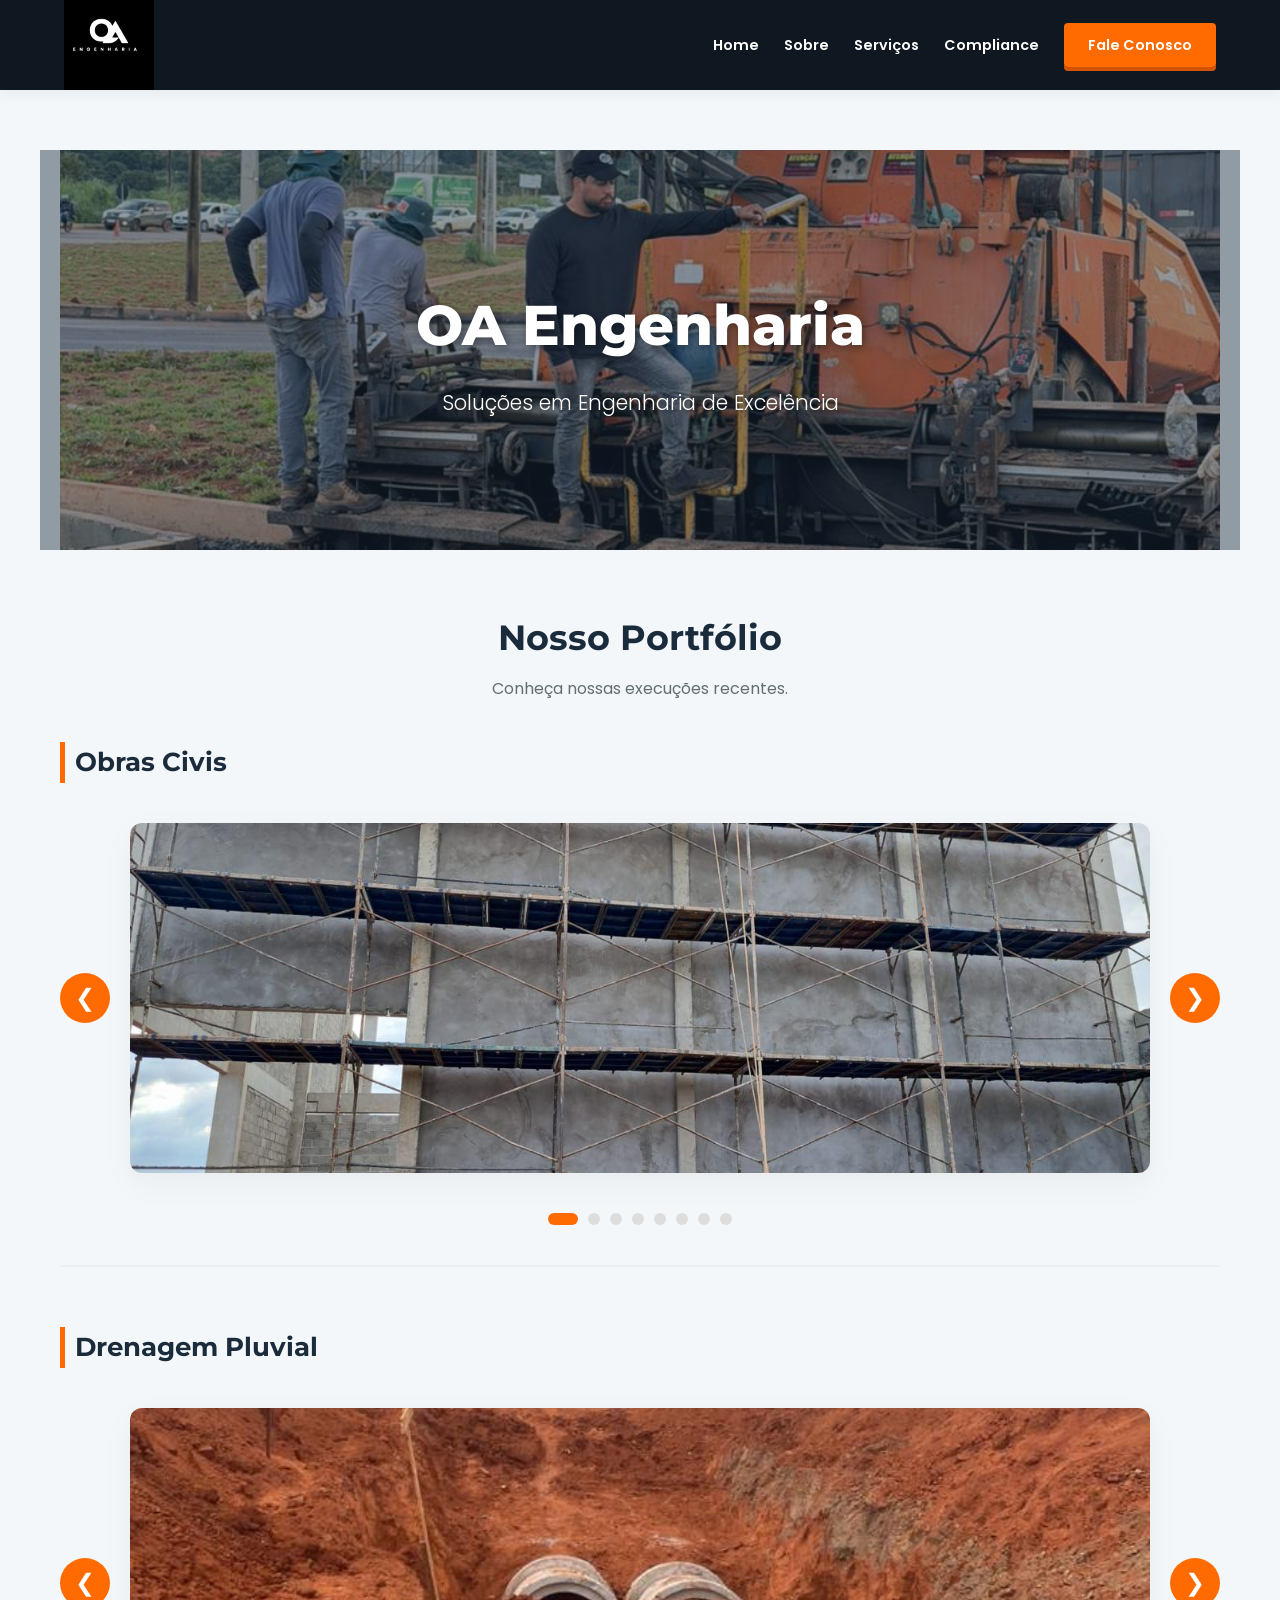
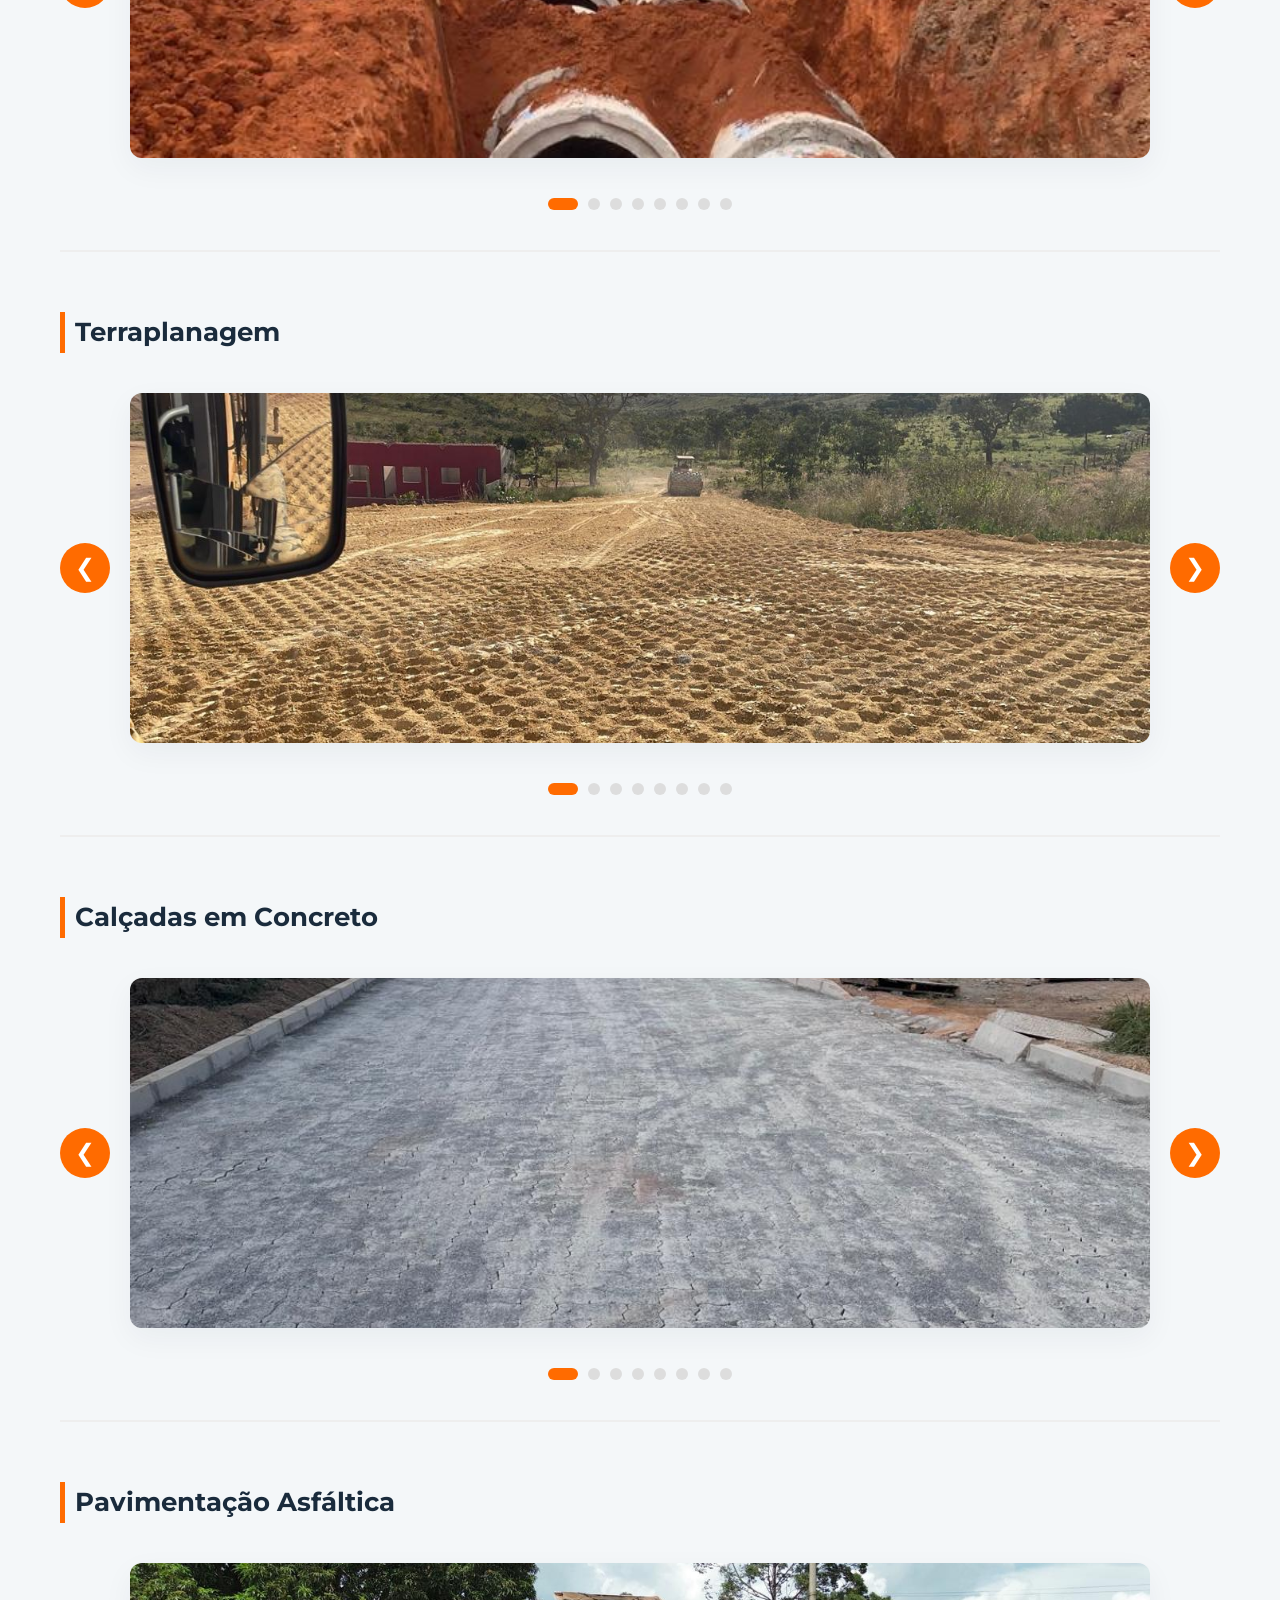
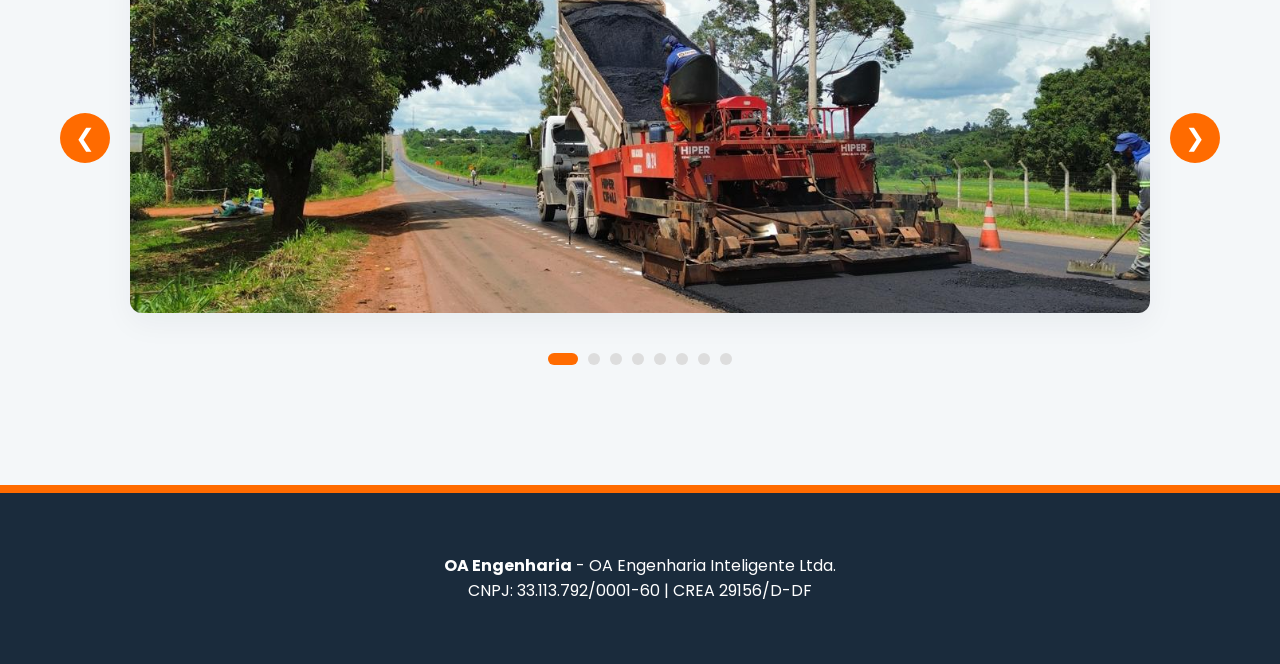
<file: index.html>
<!DOCTYPE html>
<html lang="pt-br">
<head>
  <meta charset="UTF-8">
  <meta name="viewport" content="width=device-width, initial-scale=1.0">
  <title>Portfólio de Obras Técnicas | OA Engenharia Inteligente LTDA</title>
  <link rel="stylesheet" href="css/style.css">
</head>
<body>

<header>
  <nav>
    

<div class="logo">
    <img src="img/LOGO.jpeg" alt="Logo OA">
</div>
    <ul class="nav-links">
      <li><a href="index.html">Home</a></li>
      <li><a href="sobre.html">Sobre</a></li>
      <li><a href="servicos.html">Serviços</a></li>
      <li><a href="compliance.html">Compliance</a></li>
      <li><a href="contato.html" class="cta-nav">Fale Conosco</a></li>
    </ul>

    <!-- HAMBURGUER -->
    <div class="hamburger" onclick="toggleMenu()">
      <span></span>
      <span></span>
      <span></span>
    </div>
  </nav>
</header>

<!-- BANNER -->
<section class="banner">
  <img src="img/banner.jpeg" alt="OA Engenharia">
  <div class="banner-overlay">
    <h1>OA Engenharia</h1>
    <p>Soluções em Engenharia de Excelência</p>
  </div>
</section>

<section>
  <h2>Nosso Portfólio</h2>
  <p class="section-subtitle">Conheça nossas execuções recentes.</p>

  <!-- OBRAS CIVIS -->
  <div class="portfolio-group">
    <h3 class="group-title">Obras Civis</h3>
    <div class="carousel-container">
      <button class="carousel-btn prev" onclick="moveCarousel(-1,'carousel-1')">❮</button>
      <div class="carousel-wrapper">
        <div class="carousel" id="carousel-1">
          <div class="carousel-item"><img src="img/obras-civis-01.jpeg"></div>
          <div class="carousel-item"><img src="img/obras-civis-02.jpeg"></div>
          <div class="carousel-item"><img src="img/obras-civis-03.jpeg"></div>
          <div class="carousel-item"><img src="img/obras-civis-04.jpeg"></div>
          <div class="carousel-item"><img src="img/obras-civis-05.jpeg"></div>
          <div class="carousel-item"><img src="img/obras-civis-06.jpeg"></div>
          <div class="carousel-item"><img src="img/obras-civis-07.jpeg"></div>
          <div class="carousel-item"><img src="img/obras-civis-08.jpeg"></div>
        </div>
      </div>
      <button class="carousel-btn next" onclick="moveCarousel(1,'carousel-1')">❯</button>
    </div>
    <div class="carousel-indicators" id="indicators-1"></div>
  </div>

  <!-- DRENAGEM -->
  <div class="portfolio-group">
    <h3 class="group-title">Drenagem Pluvial</h3>
    <div class="carousel-container">
      <button class="carousel-btn prev" onclick="moveCarousel(-1,'carousel-2')">❮</button>
      <div class="carousel-wrapper">
        <div class="carousel" id="carousel-2">
          <div class="carousel-item"><img src="img/drenagem-01.jpeg"></div>
          <div class="carousel-item"><img src="img/drenagem-02.jpeg"></div>
          <div class="carousel-item"><img src="img/drenagem-03.jpeg"></div>
          <div class="carousel-item"><img src="img/drenagem-04.jpeg"></div>
          <div class="carousel-item"><img src="img/drenagem-05.jpeg"></div>
          <div class="carousel-item"><img src="img/drenagem-06.jpeg"></div>
          <div class="carousel-item"><img src="img/drenagem-07.jpeg"></div>
          <div class="carousel-item"><img src="img/drenagem-08.jpeg"></div>
        </div>
      </div>
      <button class="carousel-btn next" onclick="moveCarousel(1,'carousel-2')">❯</button>
    </div>
    <div class="carousel-indicators" id="indicators-2"></div>
  </div>

  <!-- TERRAPLANAGEM -->
  <div class="portfolio-group">
    <h3 class="group-title">Terraplanagem</h3>
    <div class="carousel-container">
      <button class="carousel-btn prev" onclick="moveCarousel(-1,'carousel-3')">❮</button>
      <div class="carousel-wrapper">
        <div class="carousel" id="carousel-3">
          <div class="carousel-item"><img src="img/terraplanagem-01.jpeg"></div>
          <div class="carousel-item"><img src="img/terraplanagem-02.jpeg"></div>
          <div class="carousel-item"><img src="img/terraplanagem-03.jpeg"></div>
          <div class="carousel-item"><img src="img/terraplanagem-04.jpeg"></div>
          <div class="carousel-item"><img src="img/terraplanagem-05.jpeg"></div>
          <div class="carousel-item"><img src="img/terraplanagem-06.jpeg"></div>
          <div class="carousel-item"><img src="img/terraplanagem-07.jpeg"></div>
          <div class="carousel-item"><img src="img/terraplanagem-08.jpeg"></div>
        </div>
      </div>
      <button class="carousel-btn next" onclick="moveCarousel(1,'carousel-3')">❯</button>
    </div>
    <div class="carousel-indicators" id="indicators-3"></div>
  </div>

  <!-- CALÇADAS -->
  <div class="portfolio-group">
    <h3 class="group-title">Calçadas em Concreto</h3>
    <div class="carousel-container">
      <button class="carousel-btn prev" onclick="moveCarousel(-1,'carousel-4')">❮</button>
      <div class="carousel-wrapper">
        <div class="carousel" id="carousel-4">
          <div class="carousel-item"><img src="img/calcadas-01.jpeg"></div>
          <div class="carousel-item"><img src="img/calcadas-02.jpeg"></div>
          <div class="carousel-item"><img src="img/calcadas-03.jpeg"></div>
          <div class="carousel-item"><img src="img/calcadas-04.jpeg"></div>
          <div class="carousel-item"><img src="img/calcadas-05.jpeg"></div>
          <div class="carousel-item"><img src="img/calcadas-06.jpeg"></div>
          <div class="carousel-item"><img src="img/calcadas-07.jpeg"></div>
          <div class="carousel-item"><img src="img/calcadas-08.jpeg"></div>
        </div>
      </div>
      <button class="carousel-btn next" onclick="moveCarousel(1,'carousel-4')">❯</button>
    </div>
    <div class="carousel-indicators" id="indicators-4"></div>
  </div>

  <!-- ASFALTO -->
  <div class="portfolio-group">
    <h3 class="group-title">Pavimentação Asfáltica</h3>
    <div class="carousel-container">
      <button class="carousel-btn prev" onclick="moveCarousel(-1,'carousel-5')">❮</button>
      <div class="carousel-wrapper">
        <div class="carousel" id="carousel-5">
          <div class="carousel-item"><img src="img/asfalto-01.jpeg"></div>
          <div class="carousel-item"><img src="img/asfalto-02.jpeg"></div>
          <div class="carousel-item"><img src="img/asfalto-03.jpeg"></div>
          <div class="carousel-item"><img src="img/asfalto-04.jpeg"></div>
          <div class="carousel-item"><img src="img/asfalto-05.jpeg"></div>
          <div class="carousel-item"><img src="img/asfalto-06.jpeg"></div>
          <div class="carousel-item"><img src="img/asfalto-07.jpeg"></div>,.mkpç0lo9kp0kp0o9
          <div class="carousel-item"><img src="img/asfalto-08.jpeg"></div>.;,.; ,.
        </div>
      </div>
      <button class="carousel-btn next" onclick="moveCarousel(1,'carousel-5')">❯</button>
    </div>
    <div class="carousel-indicators" id="indicators-5"></div>
  </div>
</section>

<footer>
  <p><strong>OA Engenharia</strong> - OA Engenharia Inteligente Ltda.</p>
  <p>CNPJ: 33.113.792/0001-60 | CREA 29156/D-DF</p>
</footer>

<script src="js/carousel.js"></script>

<script>
  function toggleMenu() {
    document.querySelector('.nav-links').classList.toggle('active');
  }
</script>

</body>
</html>
</file>
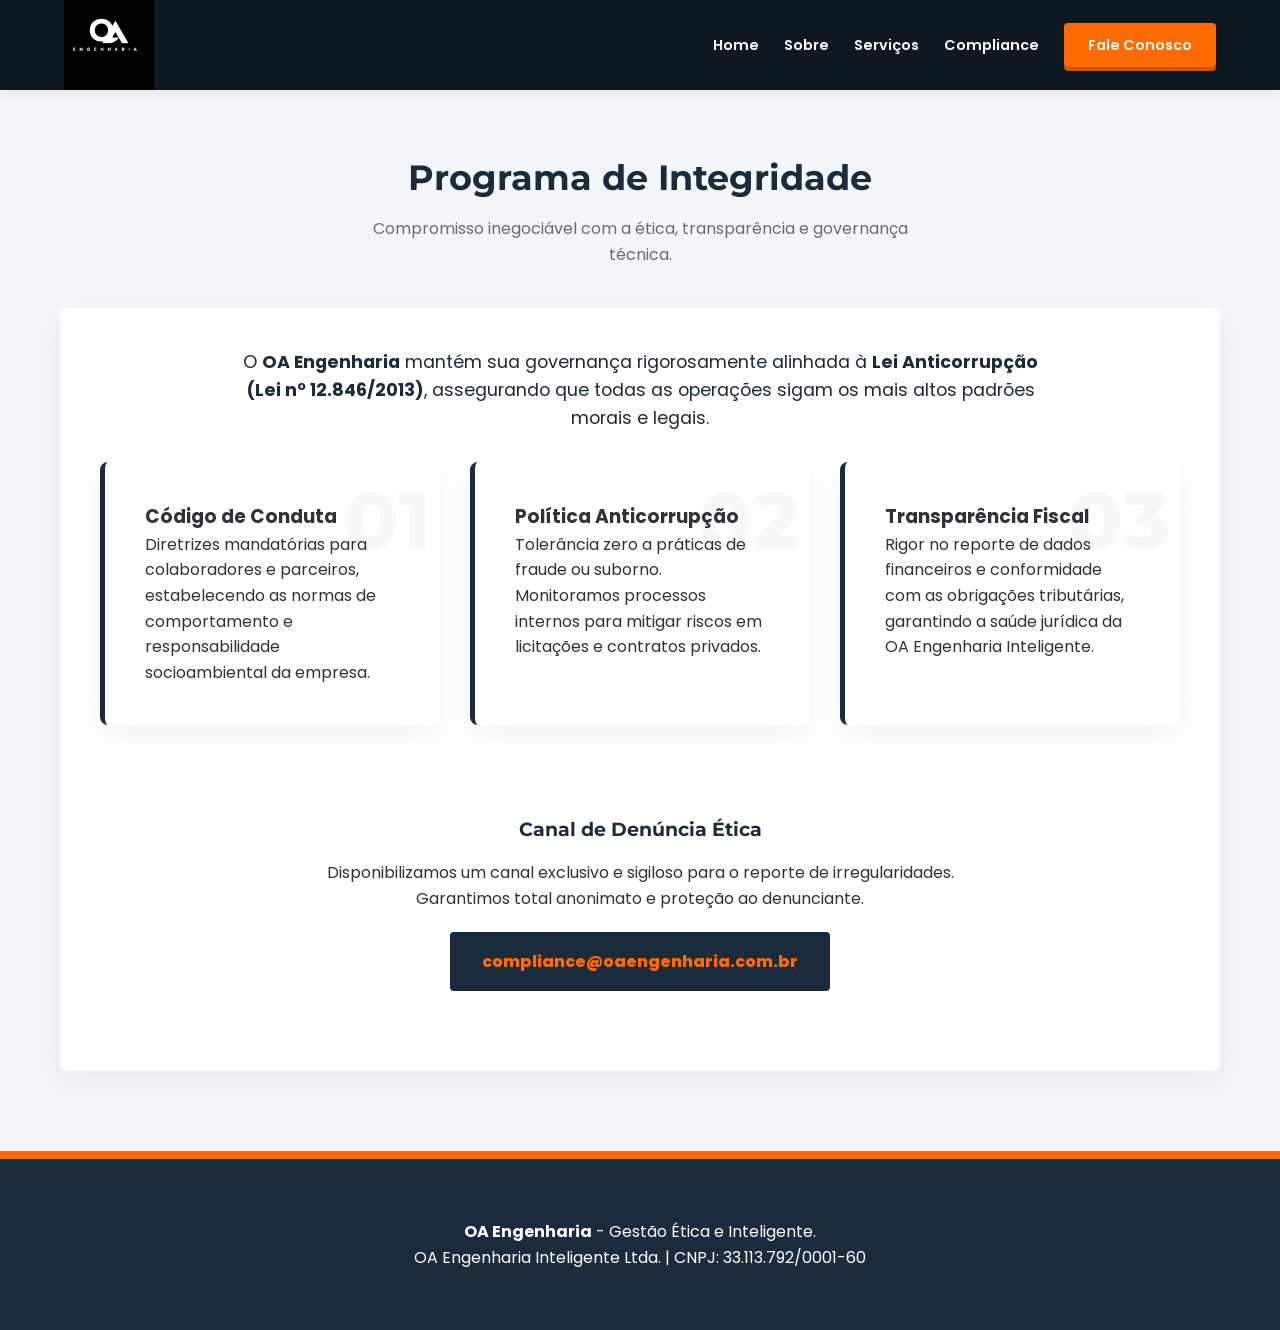
<file: compliance.html>
<!DOCTYPE html>
<html lang="pt-br">
<head>
    <meta charset="UTF-8">
    <meta name="viewport" content="width=device-width, initial-scale=1.0">
    <title>Compliance | OA Engenharia</title>
    <link rel="stylesheet" href="css/style.css">
</head>
<body>

<header>
    <nav>
        <div class="logo">
            <img src="img/LOGO.jpeg" alt="Logo OA">
        </div>
        <div class="hamburger" onclick="toggleMenu()">
            <span></span><span></span><span></span>
        </div>
        <ul class="nav-links" id="menu">
            <li><a href="index.html">Home</a></li>
            <li><a href="sobre.html">Sobre</a></li>
            <li><a href="servicos.html">Serviços</a></li>
            <li><a href="compliance.html">Compliance</a></li>
             <li><a href="contato.html" class="cta-nav">Fale Conosco</a></li>
        </ul>
    </nav>
</header>

<section>
    <h2>Programa de Integridade</h2>
    <p class="section-subtitle">Compromisso inegociável com a ética, transparência e governança técnica.</p>

    <div class="info-box">
        <p style="font-size: 1.1rem; color: var(--primary); margin-bottom: 30px; text-align: center; max-width: 800px; margin-left: auto; margin-right: auto;">
            O <strong>OA Engenharia</strong> mantém sua governança rigorosamente alinhada à <strong>Lei Anticorrupção (Lei nº 12.846/2013)</strong>, assegurando que todas as operações sigam os mais altos padrões morais e legais.
        </p>

        <div class="grid-servicos">
            <div class="card-servico">
                <div class="servico-number">01</div>
                <h3>Código de Conduta</h3>
                <p>Diretrizes mandatórias para colaboradores e parceiros, estabelecendo as normas de comportamento e responsabilidade socioambiental da empresa.</p>
            </div>

            <div class="card-servico">
                <div class="servico-number">02</div>
                <h3>Política Anticorrupção</h3>
                <p>Tolerância zero a práticas de fraude ou suborno. Monitoramos processos internos para mitigar riscos em licitações e contratos privados.</p>
            </div>

            <div class="card-servico">
                <div class="servico-number">03</div>
                <h3>Transparência Fiscal</h3>
                <p>Rigor no reporte de dados financeiros e conformidade com as obrigações tributárias, garantindo a saúde jurídica da OA Engenharia Inteligente.</p>
            </div>
        </div>

        <div class="tech-info" style="margin-top: 50px; padding: 40px; text-align: center;">
            <h3 style="color: var(--primary); font-family: Montserrat; margin-bottom: 15px;">Canal de Denúncia Ética</h3>
            <p style="max-width: 700px; margin: 0 auto 20px;">
                Disponibilizamos um canal exclusivo e sigiloso para o reporte de irregularidades. Garantimos total anonimato e proteção ao denunciante.
            </p>
            <a href="mailto:compliance@oaengenharia.com.br" 
               style="display: inline-block; background: var(--primary); color: var(--secondary); padding: 15px 30px; border-radius: 4px; text-decoration: none; font-weight: 800; border: 2px solid var(--primary); transition: var(--transition);">
                compliance@oaengenharia.com.br
            </a>
        </div>
    </div>
</section>

<footer>
    <div class="footer-content">
        <p><strong>OA Engenharia</strong> - Gestão Ética e Inteligente.</p>
        <p>OA Engenharia Inteligente Ltda. | CNPJ: 33.113.792/0001-60</p>
    </div>
</footer>

<script>
    function toggleMenu() {
        document.getElementById('menu').classList.toggle('active');
    }
</script>

</body>
</html>
</file>
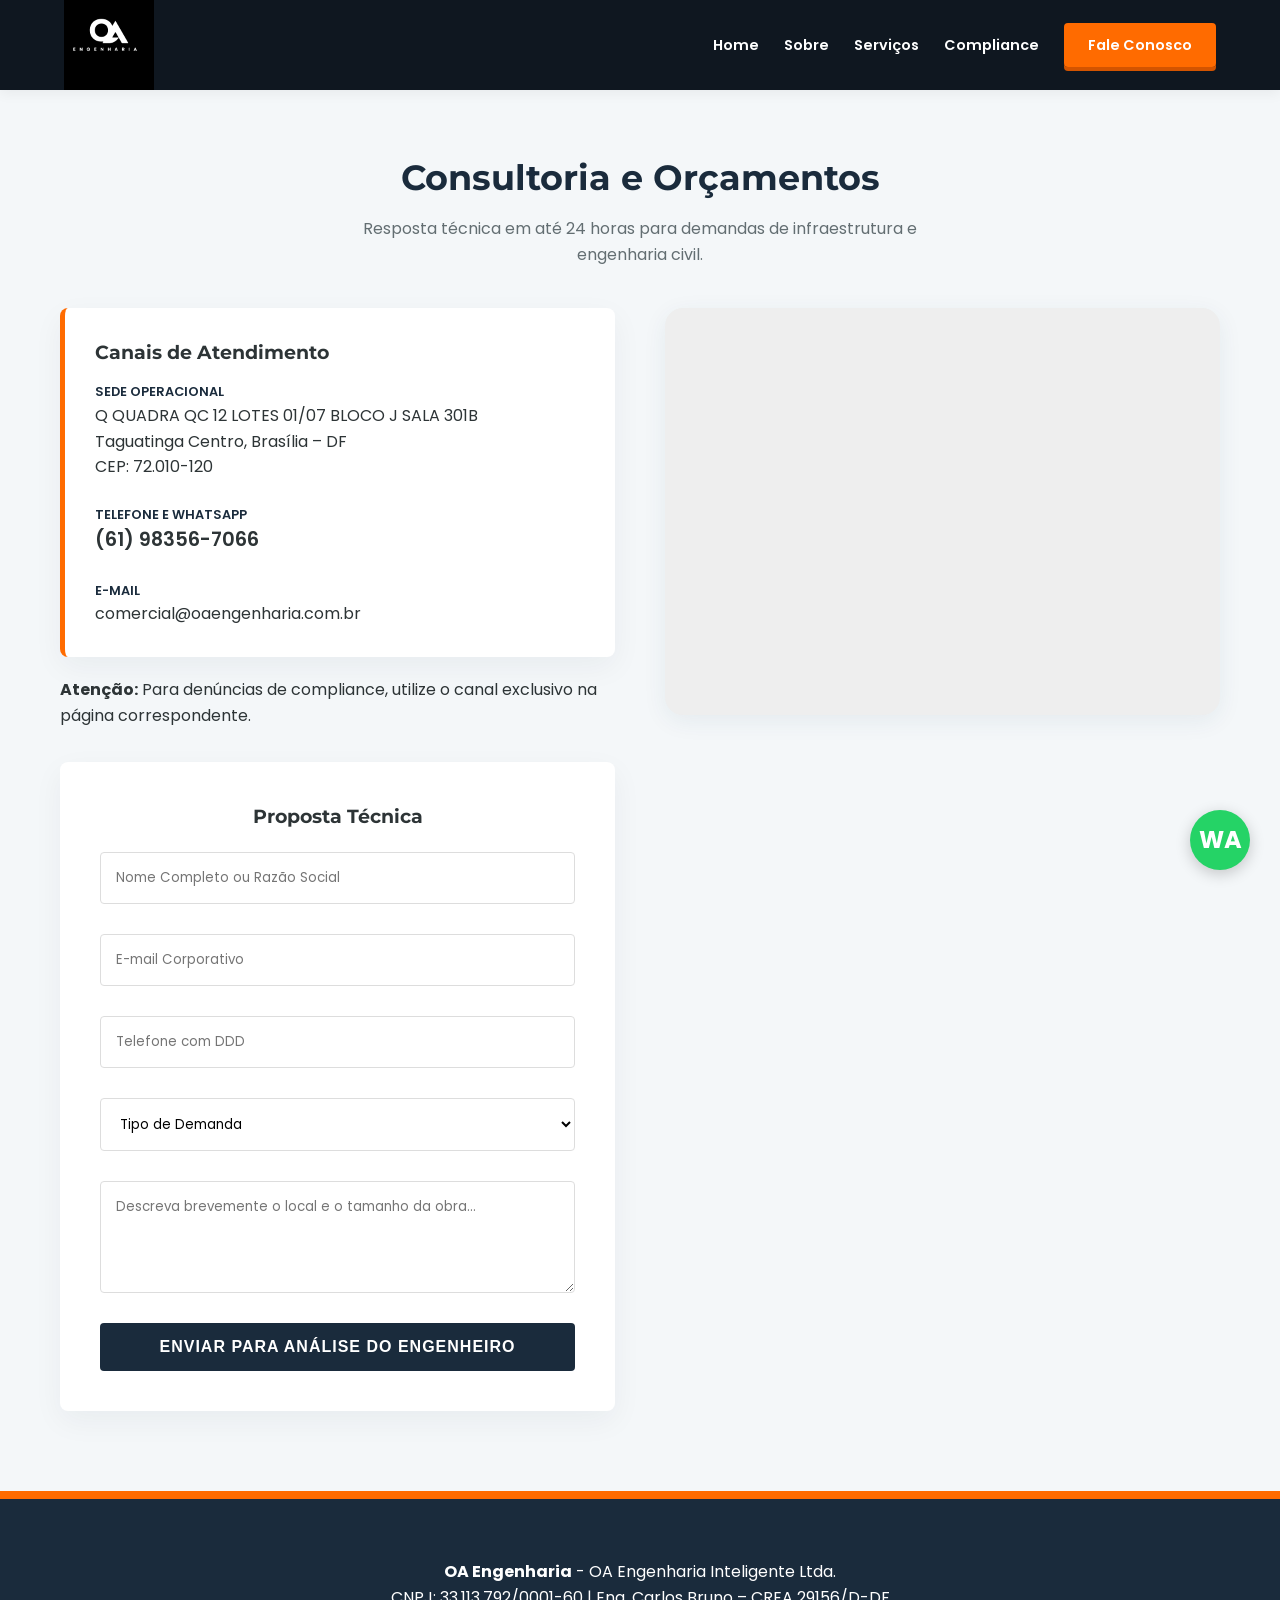
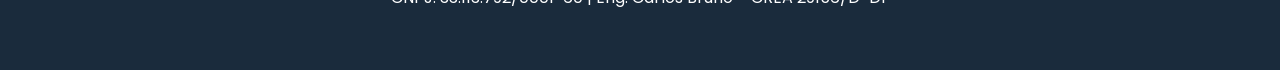
<file: contato.html>
<!DOCTYPE html>
<html lang="pt-br">
<head>
    <meta charset="UTF-8">
    <meta name="viewport" content="width=device-width, initial-scale=1.0">
    <title>Contato | OA Engenharia</title>
    <link rel="stylesheet" href="css/style.css">
    <style>
        .contato-grid {
            display: grid;
            grid-template-columns: 1fr 1fr;
            gap: 50px;
            align-items: start;
            margin-bottom: 60px;
        }
        .map-box {
            border-radius: 18px;
            overflow: hidden;
            box-shadow: 0 6px 24px rgba(33,67,101,0.07);
            min-height: 400px;
            background: #eee;
        }
        @media (max-width: 900px) {
            .contato-grid{
                grid-template-columns: 1fr;
                gap: 40px;
            }
            .map-box { min-height: 300px; }
        }
    </style>
</head>
<body>
  
<header>
    <nav>
        <div class="logo">
            <img src="img/LOGO.jpeg" alt="Logo OA">
        </div>
        <div class="hamburger" onclick="toggleMenu()">
            <span></span><span></span><span></span>
        </div>
        <ul class="nav-links" id="menu">
            <li><a href="index.html">Home</a></li>
            <li><a href="sobre.html">Sobre</a></li>
            <li><a href="servicos.html">Serviços</a></li>
            <li><a href="compliance.html">Compliance</a></li>
                 <li><a href="contato.html" class="cta-nav">Fale Conosco</a></li>
        </ul>
    </nav>
</header>
  
<section>
    <h2>Consultoria e Orçamentos</h2>
    <p class="section-subtitle">Resposta técnica em até 24 horas para demandas de infraestrutura e engenharia civil.</p>
  <div class="contato-grid">
        <div>
            <div class="info-box" style="padding: 30px; margin-bottom: 20px; border-left: 5px solid var(--secondary);">
                <h3 style="margin-bottom: 15px; font-family: Montserrat;">Canais de Atendimento</h3>
                <div style="margin-bottom: 25px;">
                    <span style="display: block; font-weight: 600; color: var(--primary); font-size: 0.8rem; text-transform: uppercase;">Sede Operacional</span>
                    <p>Q QUADRA QC 12 LOTES 01/07 BLOCO J SALA 301B<br>Taguatinga Centro, Brasília – DF<br>CEP: 72.010-120</p>
                </div>
                <div style="margin-bottom: 25px;">
                    <span style="display: block; font-weight: 600; color: var(--primary); font-size: 0.8rem; text-transform: uppercase;">Telefone e WhatsApp</span>
                    <p style="font-size: 1.2rem; font-weight: 600;">(61) 98356-7066</p>
                </div>
                <div>
                    <span style="display: block; font-weight: 600; color: var(--primary); font-size: 0.8rem; text-transform: uppercase;">E-mail</span>
                    <p>comercial@oaengenharia.com.br</p>
                </div>
            </div>
            <div class="tech-info">
                <p><strong>Atenção:</strong> Para denúncias de compliance, utilize o canal exclusivo na página correspondente.</p>
            </div>
            <div class="info-box" style="padding: 40px; margin-top:34px;">
                <h3 style="margin-bottom: 20px; font-family: Montserrat; text-align: center;">Proposta Técnica</h3>
                <form action="#" method="POST">
                    <input type="text" placeholder="Nome Completo ou Razão Social" required style="margin-bottom: 15px;">
                    <input type="email" placeholder="E-mail Corporativo" required style="margin-bottom: 15px;">
                    <input type="tel" placeholder="Telefone com DDD" required style="margin-bottom: 15px;">
                    <select style="width: 100%; padding: 15px; border: 1px solid #ddd; border-radius: 4px; margin-bottom: 15px; font-family: inherit; background: white;">
                        <option value="" disabled selected>Tipo de Demanda</option>
                        <option value="pavimentacao">Pavimentação Asfáltica</option>
                        <option value="drenagem">Drenagem Pluvial</option>
                        <option value="terraplenagem">Terraplenagem</option>
                        <option value="outros">Outros Projetos Civis</option>
                    </select>
                    <textarea placeholder="Descreva brevemente o local e o tamanho da obra..." rows="4" required style="margin-bottom: 15px;"></textarea>
                    <button type="submit" class="submit" style="width: 100%; font-size: 1rem; letter-spacing: 1px;">
                        ENVIAR PARA ANÁLISE DO ENGENHEIRO
                    </button>
                </form>
            </div>
        </div>
        <div class="map-box">
            <iframe
                title="Mapa OA Engenharia"
                width="100%"
                height="100%"
                frameborder="0"
                style="border:0; min-height:400px;"
                src="https://www.google.com/maps?q=Q+QUADRA+QC+12+LOTES+01%2F07+BLOCO+J+SALA+301B%2C+Taguatinga+Centro,+Brasilia,+DF&output=embed"
                allowfullscreen>
            </iframe>
        </div>
    </div>
</section>
  
<a href="https://wa.me/5561983567066" target="_blank" style="position: fixed; bottom: 30px; right: 30px; background: #25D366; color: white; width: 60px; height: 60px; border-radius: 50%; display: flex; align-items: center; justify-content: center; box-shadow: 0 4px 15px rgba(0,0,0,0.2); z-index: 1000; text-decoration: none; font-size: 1.5rem;">
    <span style="font-weight: bold;">WA</span>
</a>
  
<footer>
    <div class="footer-content">
        <p><strong>OA Engenharia</strong> - OA Engenharia Inteligente Ltda.</p>
        <p>CNPJ: 33.113.792/0001-60 | Eng. Carlos Bruno – CREA 29156/D-DF</p>
    </div>
</footer>
  
<script>
    function toggleMenu() { document.getElementById('menu').classList.toggle('active'); }
</script>
  
</body>
</html>
</file>
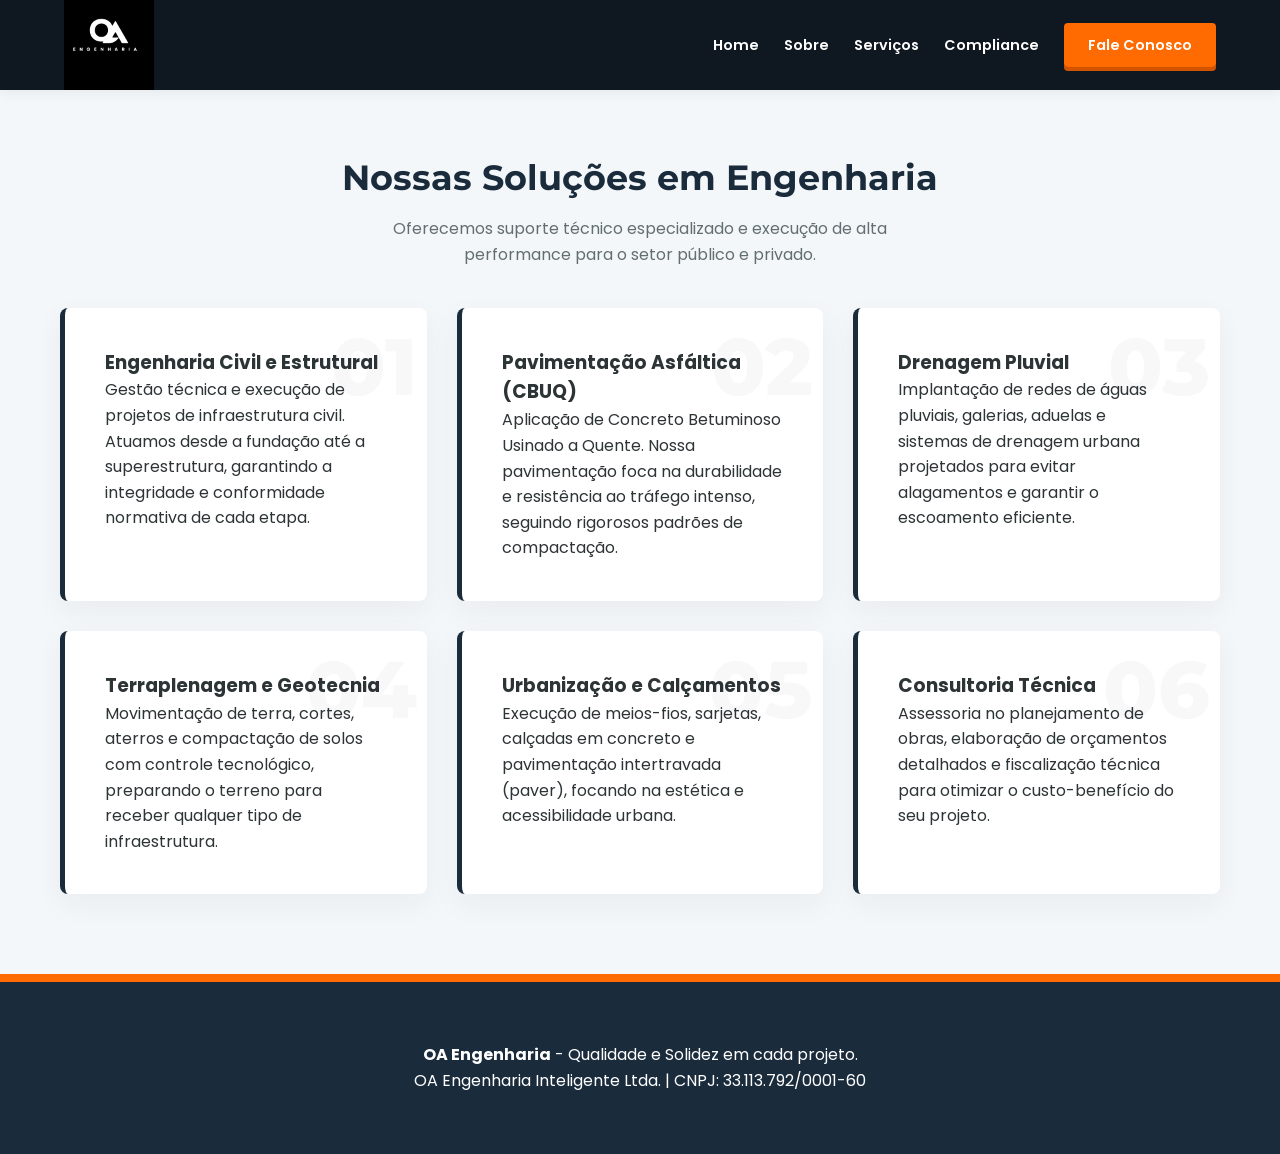
<file: servicos.html>
<!DOCTYPE html>
<html lang="pt-br">
<head>
    <meta charset="UTF-8">
    <meta name="viewport" content="width=device-width, initial-scale=1.0">
    <title>Serviços | OA Engenharia</title>
    <link rel="stylesheet" href="css/style.css">
</head>
<body>

<header>
    <nav>
        <div class="logo">
            <img src="img/LOGO.jpeg" alt="Logo OA">
        </div>
        <div class="hamburger" onclick="toggleMenu()">
            <span></span><span></span><span></span>
        </div>
        <ul class="nav-links" id="menu">
            <li><a href="index.html">Home</a></li>
            <li><a href="sobre.html">Sobre</a></li>
            <li><a href="servicos.html">Serviços</a></li>
            <li><a href="compliance.html">Compliance</a></li>
                 <li><a href="contato.html" class="cta-nav">Fale Conosco</a></li>
        </ul>
    </nav>
</header>

<section>
    <h2>Nossas Soluções em Engenharia</h2>
    <p class="section-subtitle">Oferecemos suporte técnico especializado e execução de alta performance para o setor público e privado.</p>
    
    <div class="grid-servicos">
        <div class="card-servico">
            <div class="servico-number">01</div>
            <h3>Engenharia Civil e Estrutural</h3>
            <p>Gestão técnica e execução de projetos de infraestrutura civil. Atuamos desde a fundação até a superestrutura, garantindo a integridade e conformidade normativa de cada etapa.</p>
        </div>

        <div class="card-servico">
            <div class="servico-number">02</div>
            <h3>Pavimentação Asfáltica (CBUQ)</h3>
            <p>Aplicação de Concreto Betuminoso Usinado a Quente. Nossa pavimentação foca na durabilidade e resistência ao tráfego intenso, seguindo rigorosos padrões de compactação.</p>
        </div>

        <div class="card-servico">
            <div class="servico-number">03</div>
            <h3>Drenagem Pluvial</h3>
            <p>Implantação de redes de águas pluviais, galerias, aduelas e sistemas de drenagem urbana projetados para evitar alagamentos e garantir o escoamento eficiente.</p>
        </div>

        <div class="card-servico">
            <div class="servico-number">04</div>
            <h3>Terraplenagem e Geotecnia</h3>
            <p>Movimentação de terra, cortes, aterros e compactação de solos com controle tecnológico, preparando o terreno para receber qualquer tipo de infraestrutura.</p>
        </div>

        <div class="card-servico">
            <div class="servico-number">05</div>
            <h3>Urbanização e Calçamentos</h3>
            <p>Execução de meios-fios, sarjetas, calçadas em concreto e pavimentação intertravada (paver), focando na estética e acessibilidade urbana.</p>
        </div>

        <div class="card-servico">
            <div class="servico-number">06</div>
            <h3>Consultoria Técnica</h3>
            <p>Assessoria no planejamento de obras, elaboração de orçamentos detalhados e fiscalização técnica para otimizar o custo-benefício do seu projeto.</p>
        </div>
    </div>
</section>

<footer>
    <div class="footer-content">
        <p><strong>OA Engenharia</strong> - Qualidade e Solidez em cada projeto.</p>
        <p>OA Engenharia Inteligente Ltda. | CNPJ: 33.113.792/0001-60</p>
    </div>
</footer>

<script>
    function toggleMenu() {
        document.getElementById('menu').classList.toggle('active');
    }
</script>

</body>
</html>
</file>
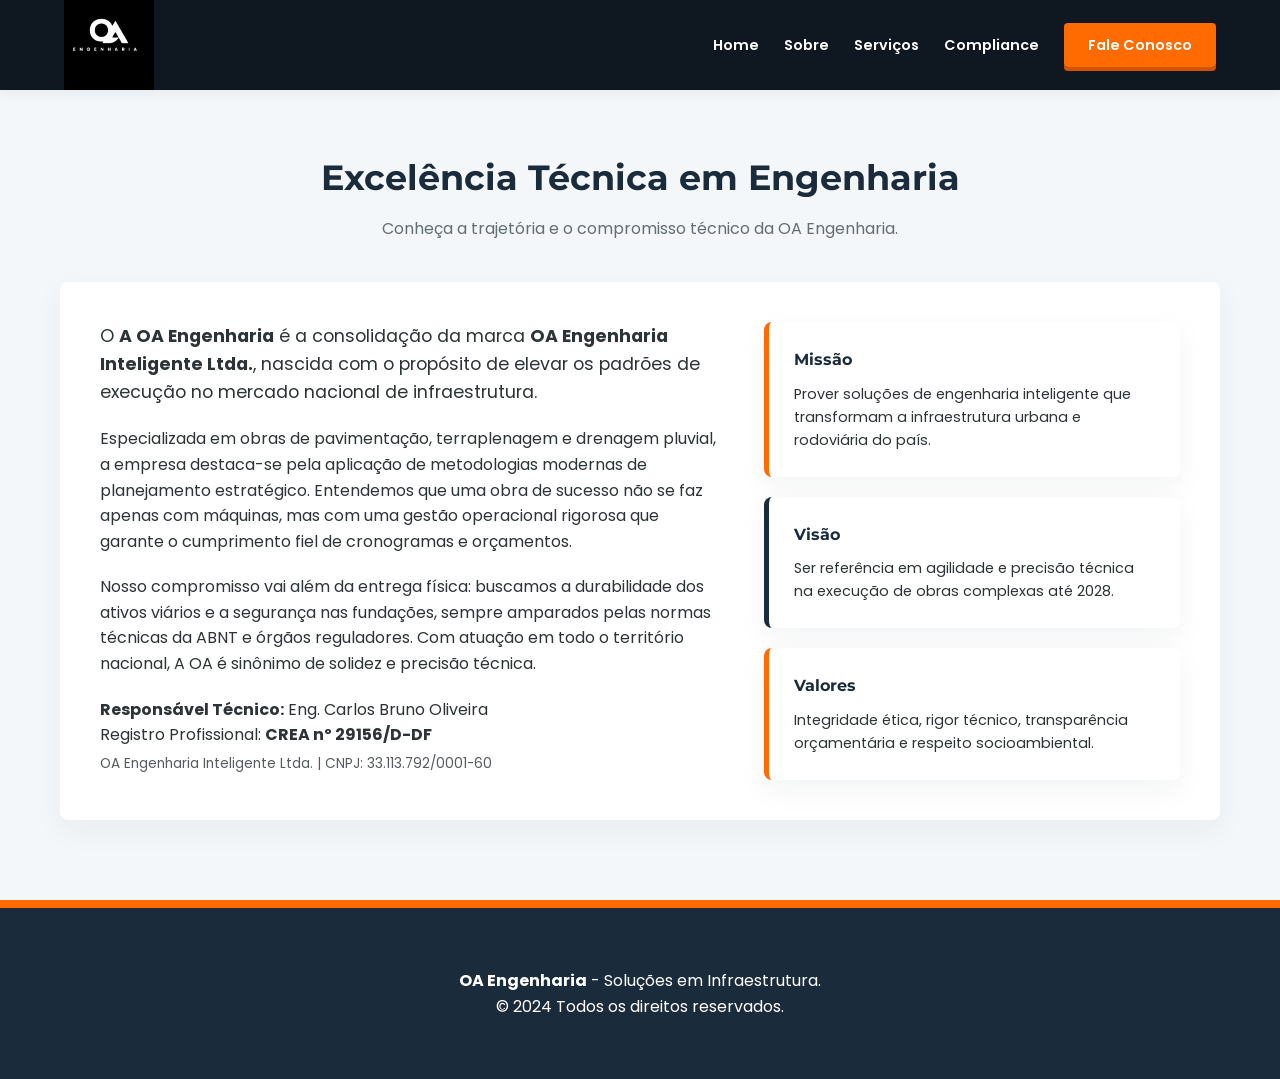
<file: sobre.html>
<!DOCTYPE html>
<html lang="pt-br">
<head>
    <meta charset="UTF-8">
    <meta name="viewport" content="width=device-width, initial-scale=1.0">
    <title>Sobre Nós | OA Engenharia</title>
    <link rel="stylesheet" href="css/style.css">
</head>
<body>

<header>
    <nav>
       <div class="logo">
            <img src="img/LOGO.jpeg" alt="Logo OA">
        </div>
        <div class="hamburger" onclick="toggleMenu()">
            <span></span><span></span><span></span>
        </div>
        <ul class="nav-links" id="menu">
            <li><a href="index.html">Home</a></li>
            <li><a href="sobre.html">Sobre</a></li>
            <li><a href="servicos.html">Serviços</a></li>
            <li><a href="compliance.html">Compliance</a></li>
                <li><a href="contato.html" class="cta-nav">Fale Conosco</a></li>
        </ul>
    </nav>
</header>

<section>
    <h2>Excelência Técnica em Engenharia</h2>
    <p class="section-subtitle">Conheça a trajetória e o compromisso técnico da OA Engenharia.</p>

    <div class="info-box" style="display: flex; flex-wrap: wrap; gap: 40px; align-items: flex-start;">
        
        <div style="flex: 1.5; min-width: 320px;">
            <p style="margin-bottom: 20px; font-size: 1.1rem;">
                O <strong>A OA Engenharia</strong> é a consolidação da marca <strong>OA Engenharia Inteligente Ltda.</strong>, nascida com o propósito de elevar os padrões de execução no mercado nacional de infraestrutura. 
            </p>
            <p style="margin-bottom: 20px;">
                Especializada em obras de pavimentação, terraplenagem e drenagem pluvial, a empresa destaca-se pela aplicação de metodologias modernas de planejamento estratégico. Entendemos que uma obra de sucesso não se faz apenas com máquinas, mas com uma gestão operacional rigorosa que garante o cumprimento fiel de cronogramas e orçamentos.
            </p>
            <p style="margin-bottom: 20px;">
                Nosso compromisso vai além da entrega física: buscamos a durabilidade dos ativos viários e a segurança nas fundações, sempre amparados pelas normas técnicas da ABNT e órgãos reguladores. Com atuação em todo o território nacional, A OA é sinônimo de solidez e precisão técnica.
            </p>

            <div class="tech-info">
                <p><strong>Responsável Técnico:</strong> Eng. Carlos Bruno Oliveira</p>
                <p>Registro Profissional: <strong>CREA nº 29156/D-DF</strong></p>
                <p style="margin-top: 5px; font-size: 0.85rem; opacity: 0.8;">OA Engenharia Inteligente Ltda. | CNPJ: 33.113.792/0001-60</p>
            </div>
        </div>

        <div style="flex: 1; min-width: 300px; display: flex; flex-direction: column; gap: 20px;">
            <div class="card-servico" style="padding: 25px; border-left-color: var(--secondary);">
                <h4 style="color: var(--primary); font-family: Montserrat; margin-bottom: 10px;">Missão</h4>
                <p style="font-size: 0.9rem;">Prover soluções de engenharia inteligente que transformam a infraestrutura urbana e rodoviária do país.</p>
            </div>

            <div class="card-servico" style="padding: 25px;">
                <h4 style="color: var(--primary); font-family: Montserrat; margin-bottom: 10px;">Visão</h4>
                <p style="font-size: 0.9rem;">Ser referência em agilidade e precisão técnica na execução de obras complexas até 2028.</p>
            </div>

            <div class="card-servico" style="padding: 25px; border-left-color: var(--secondary);">
                <h4 style="color: var(--primary); font-family: Montserrat; margin-bottom: 10px;">Valores</h4>
                <p style="font-size: 0.9rem;">Integridade ética, rigor técnico, transparência orçamentária e respeito socioambiental.</p>
            </div>
        </div>

    </div>
</section>

<footer>
    <div class="footer-content">
        <p><strong>OA Engenharia</strong> - Soluções em Infraestrutura.</p>
        <p>© 2024 Todos os direitos reservados.</p>
    </div>
</footer>

<script>
    function toggleMenu() {
        document.getElementById('menu').classList.toggle('active');
    }
</script>

</body>
</html>
</file>
<file: css/style.css>
/* style.css - Grupo CB Engenharia */

/* 1. Importação de Fontes */
@import url('https://fonts.googleapis.com/css2?family=Montserrat:wght@700;800&family=Poppins:wght@300;400;600&display=swap');

/* 2. Variáveis de Cor e Estilo */
:root {
    --primary: #1A2B3C;
    --secondary: #FF6B00;
    --bg-light: #F4F7F9;
    --white: #FFFFFF;
    --text-dark: #2D3436;
    --text-muted: #636E72;
    --shadow: 0 10px 30px rgba(26, 43, 60, 0.05);
    --transition: all 0.3s ease;
}

/* 3. Reset e Estilos Base */
* { 
    margin: 0; 
    padding: 0; 
    box-sizing: border-box; 
}

body {
    font-family: 'Poppins', sans-serif;
    background-color: var(--bg-light);
    color: var(--text-dark);
    line-height: 1.6;
    overflow-x: hidden;
}

/* 4. Header & Navegação */
header {
    background: #0f1720; /* quase preto */
    box-shadow: 0 4px 12px rgba(0,0,0,0.05);
    position: sticky;
    top: 0;
    z-index: 1000;
}

nav {
    display: flex;
    justify-content: space-between;
    align-items: center;
    padding: 0 5%;
    height: 90px;
    max-width: 1300px;
    margin: 0 auto;
}

/* Logo Corporativa */
.logo {
    display: flex;
    align-items: center;
}

.logo img {
    filter: contrast(1.1);
    height: 90px;   /* antes era 80px */
    width: auto;
    object-fit: contain;
}


.logo-text strong {
    color: white;
    font-size: 1.1rem;
    font-weight: 800;
}

.logo-text span {
    color: var(--secondary);
    font-size: 0.7rem;
    letter-spacing: 2px;
}


/* Menu */
.nav-links {
    display: flex;
    list-style: none;
    gap: 25px;
    align-items: center;
}

.nav-links a {
    text-decoration: none;
    color: white;
    font-weight: 600;
    font-size: 0.9rem;
    transition: var(--transition);
    position: relative;
}

.nav-links a:not(.cta-nav)::after {
    content: '';
    position: absolute;
    width: 0;
    height: 2px;
    bottom: -5px;
    left: 0;
    background-color: var(--secondary);
    transition: var(--transition);
}

.nav-links a:hover { color: var(--secondary); }
.nav-links a:hover::after { width: 100%; }

.cta-nav {
    background: var(--secondary);
    color: var(--white) !important;
    padding: 12px 24px;
    border-radius: 4px;
    font-weight: 600;
    box-shadow: 0 4px 0 #d35400;
}

/* 5. Seções e Estrutura */
section {
    max-width: 1200px;
    margin: 60px auto;
    padding: 0 20px;
}

h2 {
    font-family: 'Montserrat', sans-serif;
    font-weight: 700;
    font-size: 2.2rem;
    color: var(--primary);
    text-align: center;
    margin-bottom: 10px;
}

.section-subtitle {
    text-align: center;
    color: var(--text-muted);
    max-width: 600px;
    margin: 0 auto 40px;
    font-size: 1rem;
}

/* 6. GRID DE OBRAS (ESTILO QUADRADINHO) */
.obras-container {
    display: grid;
    grid-template-columns: repeat(auto-fill, minmax(220px, 1fr));
    gap: 20px;
}

.card-obra {
    background: var(--white);
    border-radius: 12px;
    overflow: hidden;
    box-shadow: var(--shadow);
    transition: var(--transition);
    border: 1px solid #eee;
}

.card-obra:hover {
    transform: translateY(-5px);
    border-color: var(--secondary);
}

.card-obra img {
    width: 100%;
    aspect-ratio: 1 / 1;
    object-fit: cover;
    display: block;
}

.card-obra-content {
    padding: 15px;
    text-align: center;
}

.card-obra-content h3 {
    font-size: 0.95rem;
    color: var(--primary);
    font-family: 'Montserrat', sans-serif;
    margin-bottom: 5px;
}

.card-obra-content p {
    font-size: 0.8rem;
    color: var(--text-muted);
}

/* 7. GRID DE SERVIÇOS (ESTILO CORPORATIVO) */
.grid-servicos {
    display: grid;
    grid-template-columns: repeat(auto-fit, minmax(300px, 1fr));
    gap: 30px;
}

.card-servico {
    background: var(--white);
    padding: 40px;
    border-radius: 8px;
    box-shadow: var(--shadow);
    transition: var(--transition);
    border-left: 5px solid var(--primary);
    position: relative;
    overflow: hidden;
}

.card-servico:hover {
    border-left-color: var(--secondary);
    transform: translateX(5px);
}

.servico-number {
    font-family: 'Montserrat', sans-serif;
    font-size: 5rem;
    font-weight: 800;
    color: rgba(26, 43, 60, 0.03);
    position: absolute;
    top: -5px;
    right: 10px;
    z-index: 1;
}

/* 8. Formulário e Outros */
.info-box {
    background: var(--white);
    padding: 40px;
    border-radius: 8px;
    box-shadow: var(--shadow);
}

form {
    display: flex;
    flex-direction: column;
    gap: 15px;
}

input, textarea {
    padding: 15px;
    border: 1px solid #ddd;
    border-radius: 4px;
    font-family: inherit;
}

button.submit {
    background: var(--primary);
    color: var(--white);
    border: none;
    padding: 15px;
    border-radius: 4px;
    cursor: pointer;
    font-weight: 600;
    transition: var(--transition);
}

button.submit:hover { background: var(--secondary); }

/* 9. Footer */
footer {
    background: var(--primary);
    color: var(--white);
    padding: 60px 20px;
    text-align: center;
    margin-top: 80px;
    border-top: 8px solid var(--secondary);
}

/* 10. Responsividade */
.hamburger { display: none; cursor: pointer; flex-direction: column; gap: 6px; }
.hamburger span {
    width: 30px;
    height: 3px;
    background: white; /* deixa visível no fundo escuro */
    border-radius: 2px;
}
.hamburger {
    padding: 8px;
}
@media (max-width: 992px) {
    .hamburger { display: flex; }
    .nav-links {
        display: none;
        flex-direction: column;
        position: absolute;
        top: 90px;
        left: 0;
        width: 100%;
        background: var(--white);
        padding: 40px;
        box-shadow: 0 10px 20px rgba(0,0,0,0.1);
        z-index: 100;
    }
    
.nav-links a {
    color: var(--primary); /* texto escuro no mobile */
}
    .nav-links.active { display: flex; }
}

/* Scroll lateral apenas em telas muito pequenas (celulares) */
@media (max-width: 600px) {
    .obras-container {
        display: flex;
        overflow-x: auto;
        scroll-snap-type: x mandatory;
        padding-bottom: 20px;
        gap: 15px;
    }
    .card-obra {
        min-width: 200px;
        scroll-snap-align: start;
    }
    /* Estilização da barrinha de scroll */
    .obras-container::-webkit-scrollbar { height: 4px; }
    .obras-container::-webkit-scrollbar-thumb { background: var(--secondary); border-radius: 10px; }
}


/* 11. BANNER RESPONSIVO */
.banner {
    position: relative;
    width: 100%;
    height: 350px; /* menor e mais elegante */
    overflow: hidden;
}

.banner img {
    width: 100%;
    height: 100%;
    object-fit: cover;
    display: block;
}

.banner-overlay {
    position: absolute;
    top: 0;
    left: 0;
    width: 100%;
    height: 100%;
    background: rgba(15, 23, 32, 0.65); /* escurece mais */
    display: flex;
    flex-direction: column;
    justify-content: center;
    align-items: center;
    text-align: center;
    color: var(--white);
    z-index: 10;
}

.banner-overlay h1 {
    font-family: 'Montserrat', sans-serif;
    font-size: 8rem;
    font-weight: 800;
    margin-bottom: 15px;
    text-shadow: 2px 2px 8px rgba(0, 0, 0, 0.3);
}

.banner-overlay p {
    font-size: 1.3rem;
    font-weight: 300;
    text-shadow: 1px 1px 4px rgba(0, 0, 0, 0.3);
}


/* 11. BANNER RESPONSIVO */
.banner {
    position: relative;
    width: 100%;
    height: 400px;
    overflow: hidden;
}

.banner img {
    width: 100%;
    height: 100%;
    object-fit: cover;
    display: block;
}

.banner-overlay {
    position: absolute;
    top: 0;
    left: 0;
    width: 100%;
    height: 100%;
    background: rgba(26, 43, 60, 0.45);
    display: flex;
    flex-direction: column;
    justify-content: center;
    align-items: center;
    text-align: center;
    color: var(--white);
    z-index: 10;
}

.banner-overlay h1 {
    font-family: 'Montserrat', sans-serif;
    font-size: 3.5rem;
    font-weight: 800;
    margin-bottom: 15px;
    text-shadow: 2px 2px 8px rgba(0, 0, 0, 0.4);
}

.banner-overlay p {
    font-size: 1.3rem;
    font-weight: 300;
    text-shadow: 1px 1px 4px rgba(0, 0, 0, 0.4);
}

/* 12. CARROUSEL */
.carousel-container {
    display: flex;
    align-items: center;
    gap: 20px;
    margin: 40px 0;
}

.carousel-wrapper {
    flex: 1;
    overflow: hidden;
    border-radius: 12px;
    box-shadow: var(--shadow);
}

.carousel {
    display: flex;
    transition: transform 0.5s ease-in-out;
}

.carousel-item {
    min-width: 100%;
    display: flex;
    flex-direction: column;
    background: var(--white);
}

.carousel-item img {
    width: 100%;
    height: 350px;
    object-fit: cover;
    display: block;
}

.carousel-content {
    padding: 25px;
    text-align: center;
    background: var(--white);
}

.carousel-content h3 {
    font-size: 1.3rem;
    color: var(--primary);
    font-family: 'Montserrat', sans-serif;
    margin-bottom: 8px;
}

.carousel-content p {
    font-size: 0.95rem;
    color: var(--text-muted);
}

.carousel-btn {
    background: var(--secondary);
    color: var(--white);
    border: none;
    width: 50px;
    height: 50px;
    border-radius: 50%;
    font-size: 1.5rem;
    cursor: pointer;
    display: flex;
    align-items: center;
    justify-content: center;
    transition: var(--transition);
    flex-shrink: 0;
}

.carousel-btn:hover {
    background: var(--primary);
    transform: scale(1.1);
}

/* Indicadores */
.carousel-indicators {
    display: flex;
    justify-content: center;
    gap: 10px;
    margin-top: 20px;
}

.indicator {
    width: 12px;
    height: 12px;
    border-radius: 50%;
    background: #ddd;
    cursor: pointer;
    transition: var(--transition);
}

.indicator.active {
    background: var(--secondary);
    width: 30px;
    border-radius: 6px;
}

/* Responsividade */
@media (max-width: 768px) {
    .banner {
        height: 300px;
    }
  .banner-overlay h1 {
        font-size: 2.2rem;
    }
  .banner-overlay p {
        font-size: 1rem;
    }
  .carousel-item img {
        height: 250px;
    }
  .carousel-btn {
        width: 40px;
        height: 40px;
        font-size: 1.2rem;
    }
  .carousel-container {
        gap: 10px;
    }
}

@media (max-width: 480px) {
    .banner {
        height: 200px;
    }
  .banner-overlay h1 {
        font-size: 1.6rem;
    }
  .banner-overlay p {
        font-size: 0.85rem;
    }
  .carousel-item img {
        height: 200px;
    }
  .carousel-content {
        padding: 15px;
    }
  .carousel-content h3 {
        font-size: 1rem;
    }
  .carousel-content p {
        font-size: 0.8rem;
    }
  .carousel-btn {
        width: 35px;
        height: 35px;
        font-size: 1rem;
    }
}

/* 13. GRUPOS DE PORTFÓLIO */
.portfolio-group {
    margin-bottom: 60px;
    padding-bottom: 40px;
    border-bottom: 2px solid #eee;
}

.portfolio-group:last-child {
    border-bottom: none;
}

.group-title {
    font-family: 'Montserrat', sans-serif;
    font-size: 1.6rem;
    color: var(--primary);
    margin-bottom: 25px;
    padding-left: 10px;
    border-left: 5px solid var(--secondary);
}

.carousel-content h4 {
    font-size: 1.1rem;
    color: var(--primary);
    font-family: 'Montserrat', sans-serif;
    margin-bottom: 5px;
}

@media (max-width: 768px) {
    .portfolio-group {
        margin-bottom: 40px;
        padding-bottom: 30px;
    }
  .group-title {
        font-size: 1.3rem;
    }
}
@media (max-width: 992px) {

    .nav-links {
        background: white !important;  /* garante fundo branco */
    }

    .nav-links a {
        color: #1A2B3C !important; /* força texto escuro */
        font-size: 1.1rem;
    }

    .nav-links a::after {
        background-color: #FF6B00;
    }

    .cta-nav {
        color: white !important; /* mantém botão laranja */
    }
}
</file>
